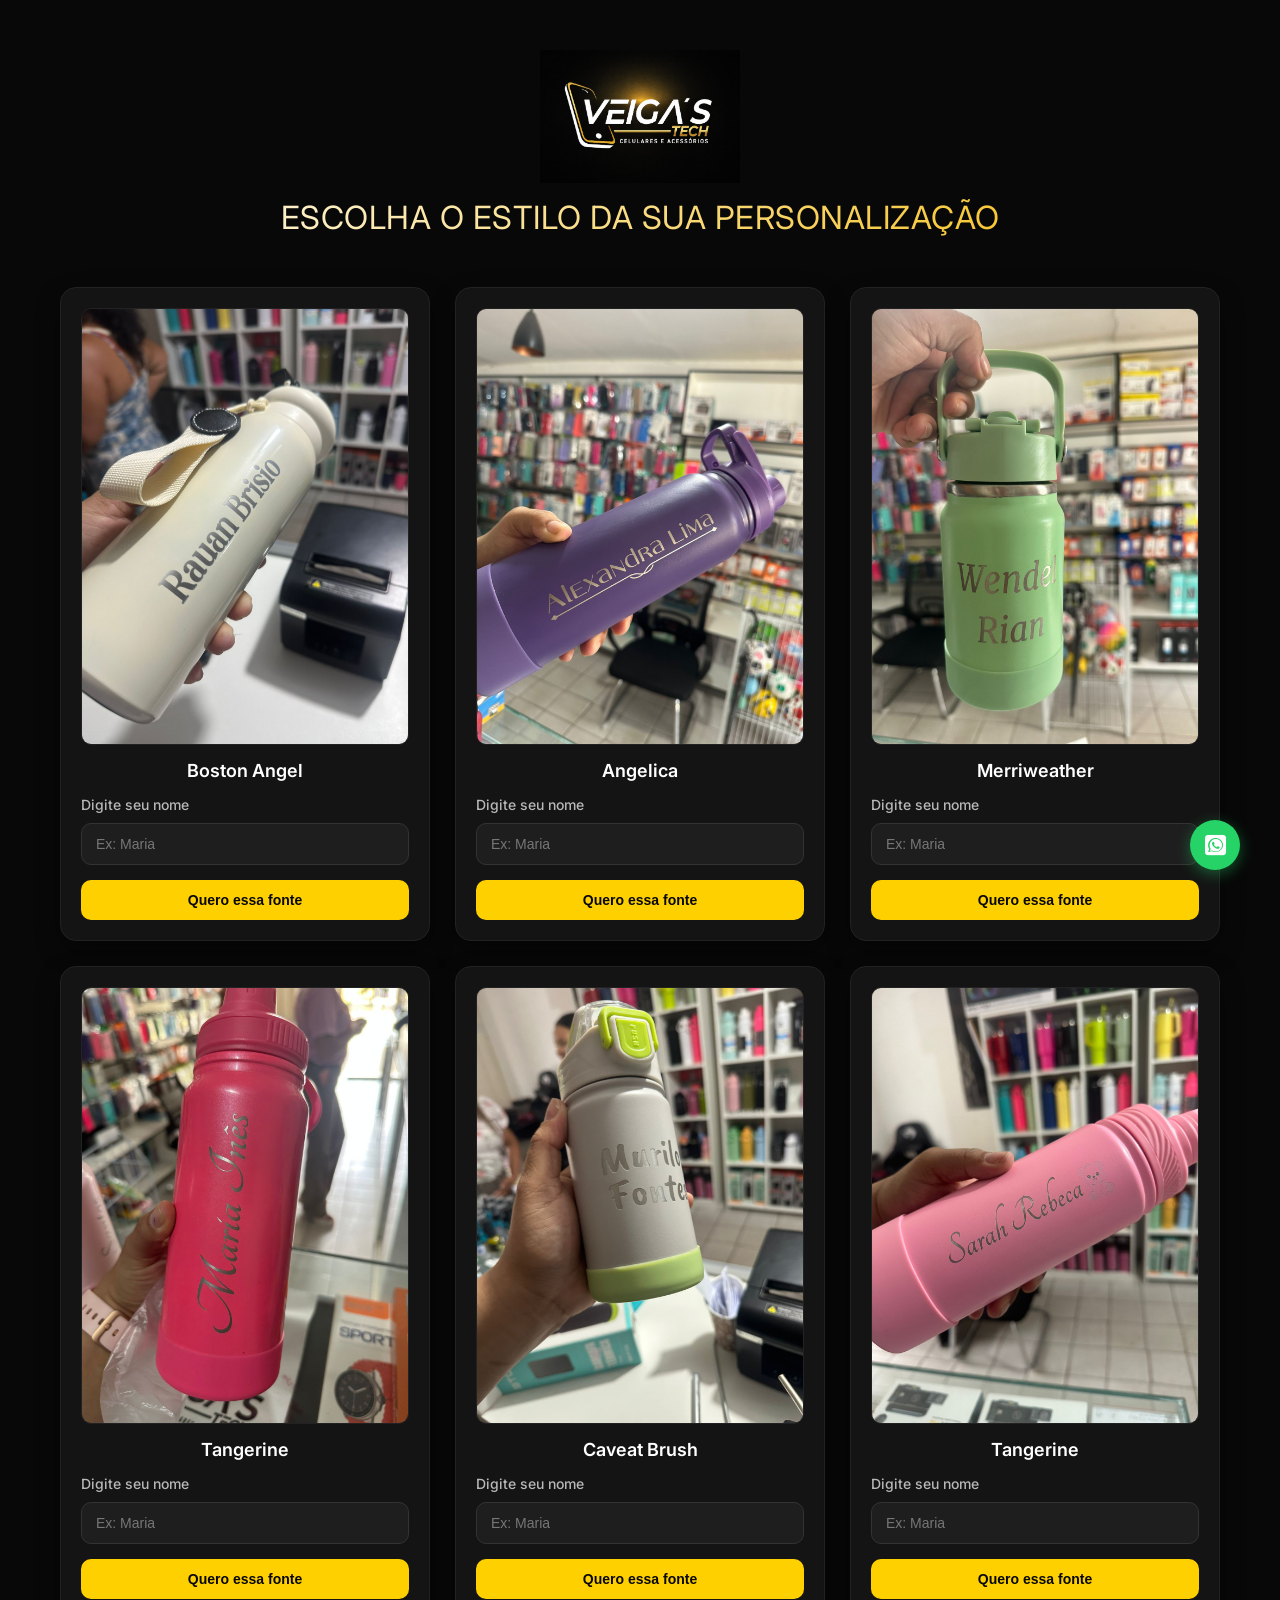
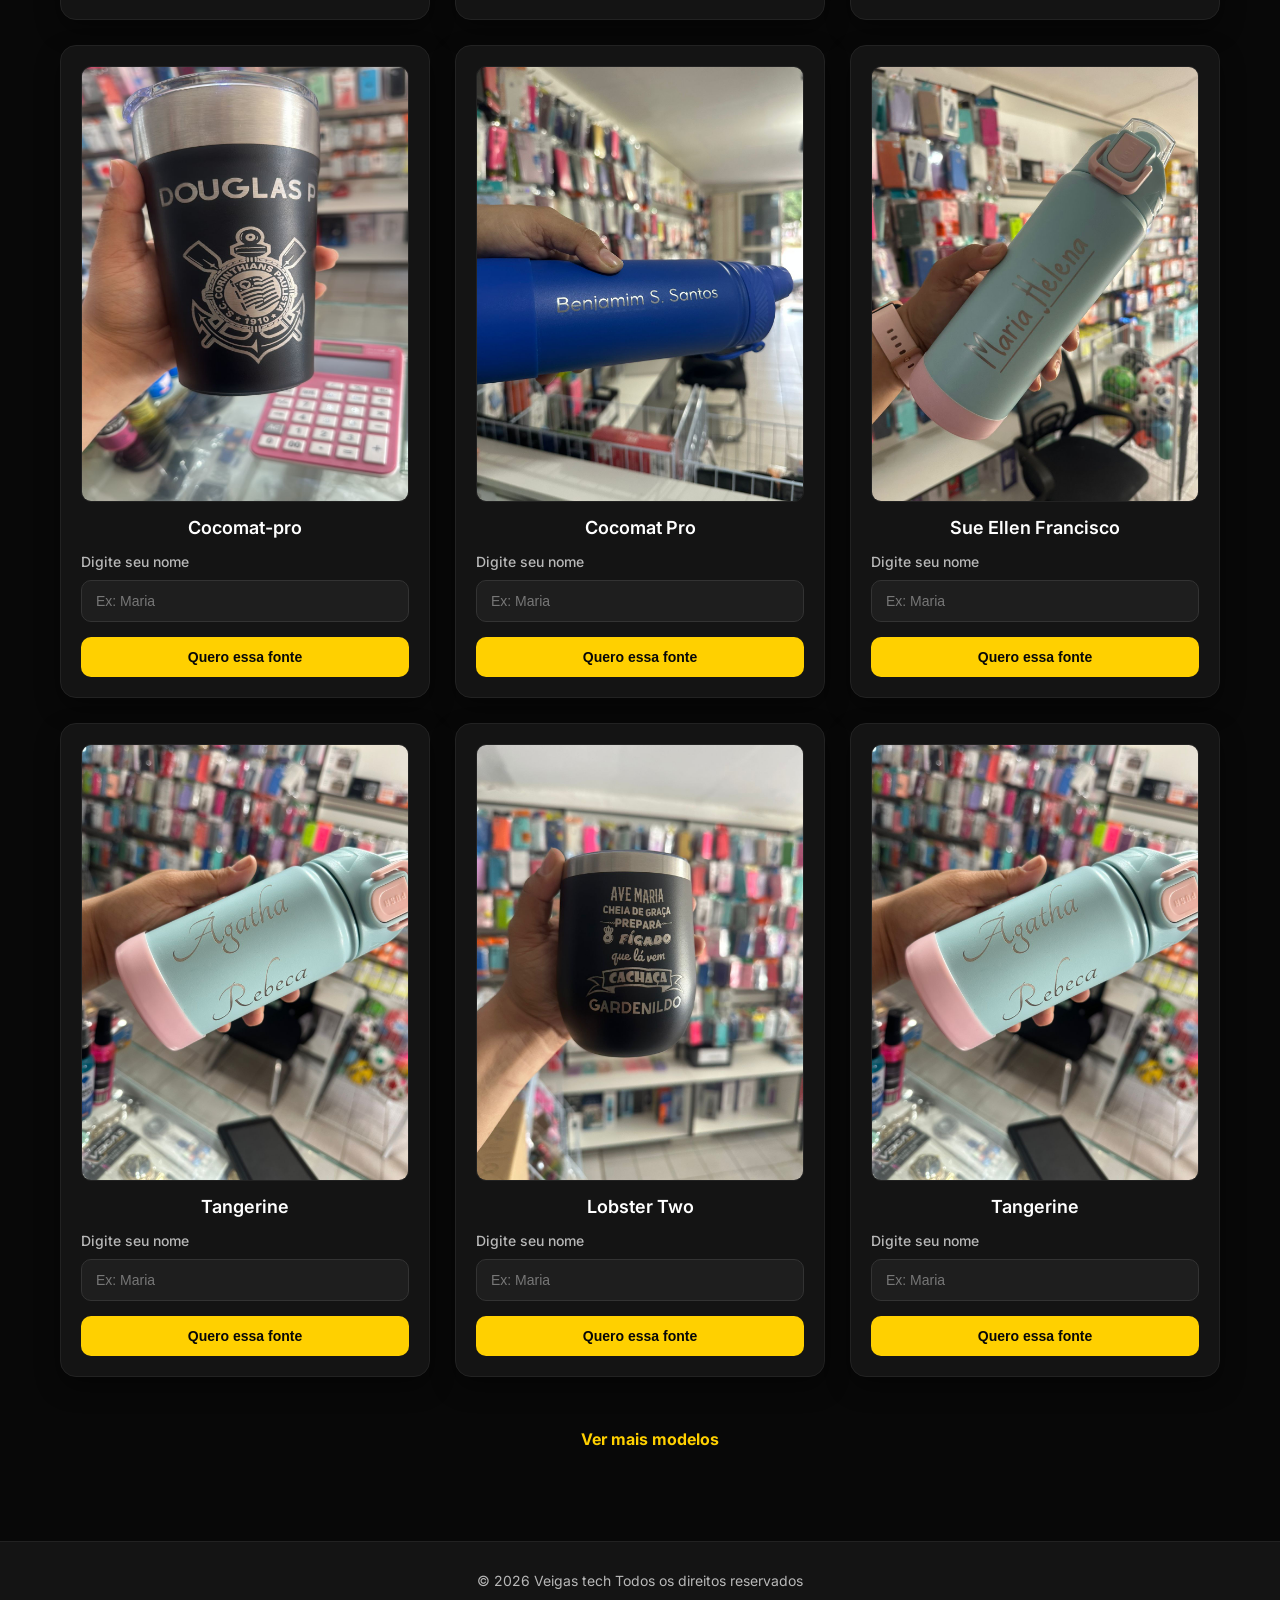
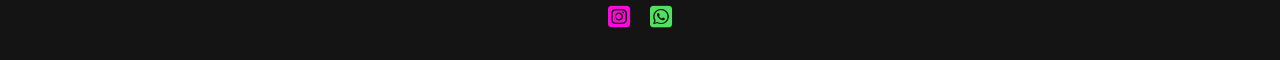
<file: index.html>
<!DOCTYPE html>
<html lang="pt-br">

<head>
    <meta charset="UTF-8">
    <meta name="viewport" content="width=device-width, initial-scale=1.0">
    <title>Garafas personalizadas</title>
    <link rel="stylesheet" href="style.css">
    <link rel="preconnect" href="https://fonts.googleapis.com">
<link rel="preconnect" href="https://fonts.gstatic.com" crossorigin>
<link href="https://fonts.googleapis.com/css2?family=Inter:ital,opsz,wght@0,14..32,100..900;1,14..32,100..900&display=swap" rel="stylesheet">

   <link rel="stylesheet" href="https://cdnjs.cloudflare.com/ajax/libs/font-awesome/6.5.0/css/all.min.css"> 

</head>

<body>

    <header>
    <div class="logo-container">
        <img src="img/veigas.jpeg" alt="Logo Veigas Tech" class="logo">
    </div>
    <h1>Escolha o estilo da sua personalização</h1>
</header>

    <main class="container">
        <article class="card">
            <img src="img/modelo001.jpeg" alt="Exemplo da fonte Boston Angel">
            <h3>Boston Angel</h3>
            <form>
                <label>Digite seu nome</label>
                <input class="fontes" type="text" name="nome" placeholder="Ex: Maria" required>

                <button class="escolher-fonte" type="button">
                    Quero essa fonte
                </button>
            </form>
        </article>

        <article class="card">
            <img src="img/modelo003.jpeg" alt="Exemplo da fonte Angelica">
            <h3>Angelica</h3>
            <form>
                <label>Digite seu nome</label>
                <input class="fontes" type="text" name="nome" placeholder="Ex: Maria" required>

                <button class="escolher-fonte" type="button">
                    Quero essa fonte
                </button>
            </form>
        </article>

        <article class="card">
            <img src="img/modelo004.jpeg" alt="Exemplo da fonte Merriweather">
            <h3>Merriweather</h3>
            <form>
                <label>Digite seu nome</label>
                <input class="fontes" type="text" name="nome" placeholder="Ex: Maria" required>

                <button class="escolher-fonte" type="button">
                    Quero essa fonte
                </button>
            </form>
        </article>

        <article class="card">
            <img src="img/modelo009.jpeg" alt="Exemplo da fonte Tangerine">
            <h3>Tangerine</h3>
            <form>
                <label>Digite seu nome</label>
                <input class="fontes" type="text" name="nome" placeholder="Ex: Maria" required>

                <button class="escolher-fonte" type="button">
                    Quero essa fonte
                </button>
            </form>
        </article>

        <article class="card">
            <img src="img/modelo006.jpeg" alt="Exemplo da fonte Caveat Brush">
            <h3>Caveat Brush</h3>
            <form>
                <label>Digite seu nome</label>
                <input class="fontes" type="text" name="nome" placeholder="Ex: Maria" required>

                <button class="escolher-fonte" type="button">
                    Quero essa fonte
                </button>
            </form>
        </article>

        <article class="card">
            <img src="img/modelo007.jpeg" alt="Exemplo da fonte Tangerine">
            <h3>Tangerine</h3>
            <form>
                <label>Digite seu nome</label>
                <input class="fontes" type="text" name="nome" placeholder="Ex: Maria" required>

                <button class="escolher-fonte" type="button">
                    Quero essa fonte
                </button>
            </form>
        </article>

        <article class="card">
            <img src="img/modelo008.jpeg" alt="Exemplo da fonte Cocomat-pro">
            <h3>Cocomat-pro</h3>
            <form>
                <label>Digite seu nome</label>
                <input class="fontes" type="text" name="nome" placeholder="Ex: Maria" required>

                <button class="escolher-fonte" type="button">
                    Quero essa fonte
                </button>
            </form>
        </article>


        <article class="card">
            <img src="img/modelo011.jpeg" alt="Exemplo da fonte Cocomat Pro">
            <h3>Cocomat Pro</h3>
            <form>
                <label>Digite seu nome</label>
                <input class="fontes" type="text" name="nome" placeholder="Ex: Maria" required>

                <button class="escolher-fonte" type="button">
                    Quero essa fonte
                </button>
            </form>
        </article>

        <article class="card">
            <img src="img/modelo013.jpeg" alt="Exemplo da fonte Sue Ellen Francisco">
            <h3>Sue Ellen Francisco</h3>
            <form>
                <label>Digite seu nome</label>
                <input class="fontes" type="text" name="nome" placeholder="Ex: Maria" required>

                <button class="escolher-fonte" type="button">
                    Quero essa fonte
                </button>
            </form>
        </article>

<article class="card">
            <img src="img/modelo010.jpeg" alt="Exemplo da fonte Lobster Two">
            <h3>Tangerine</h3>
            <form>
                <label>Digite seu nome</label>
                <input class="fontes" type="text" name="nome" placeholder="Ex: Maria" required>

                <button class="escolher-fonte" type="button">
                    Quero essa fonte
                </button>
            </form>
        </article>

        <article class="card">
            <img src="img/modelo012.jpeg" alt="Exemplo da fonte Lobster Two">
            <h3>Lobster Two</h3>
            <form>
                <label>Digite seu nome</label>
                <input class="fontes" type="text" name="nome" placeholder="Ex: Maria" required>

                <button class="escolher-fonte" type="button">
                    Quero essa fonte
                </button>
            </form>
        </article>

        <article class="card">
            <img src="img/modelo010.jpeg" alt="Exemplo da fonte Tangerine">
            <h3>Tangerine</h3>
            <form>
                <label>Digite seu nome</label>
                <input class="fontes" type="text" name="nome" placeholder="Ex: Maria" required>

                <button class="escolher-fonte" type="button">
                    Quero essa fonte
                </button>
                 
            </form>
        </article>

         
<div class="botao-fixo">
    
    <a href="https://wa.me/5589988265400" target="_blank"><i class="fa-brands fa-square-whatsapp"></i></a>
</div>
    </main>
    
  <div class="ver-mais">
            <a href="pagina2.html">Ver mais modelos</a>
        </div>
    <section>
        <div class="resumo">
<ul class="lista">

</ul>
        </div>
        
    </section>
    <footer>
        <p class="copy">© 2026 Veigas tech Todos os direitos reservados</p>
        <div class="redes-sociais">
            <a href="https://instagram.com/veigas.tech" target="_blank"><i class="fa-brands fa-square-instagram"></i></a>
            <a href="https://wa.me/5589988265400" target="_blank"><i class="fa-brands fa-square-whatsapp"></i></a>
        </div>
    </footer>


    <script src="script.js"></script>

</body>

</html>
</file>
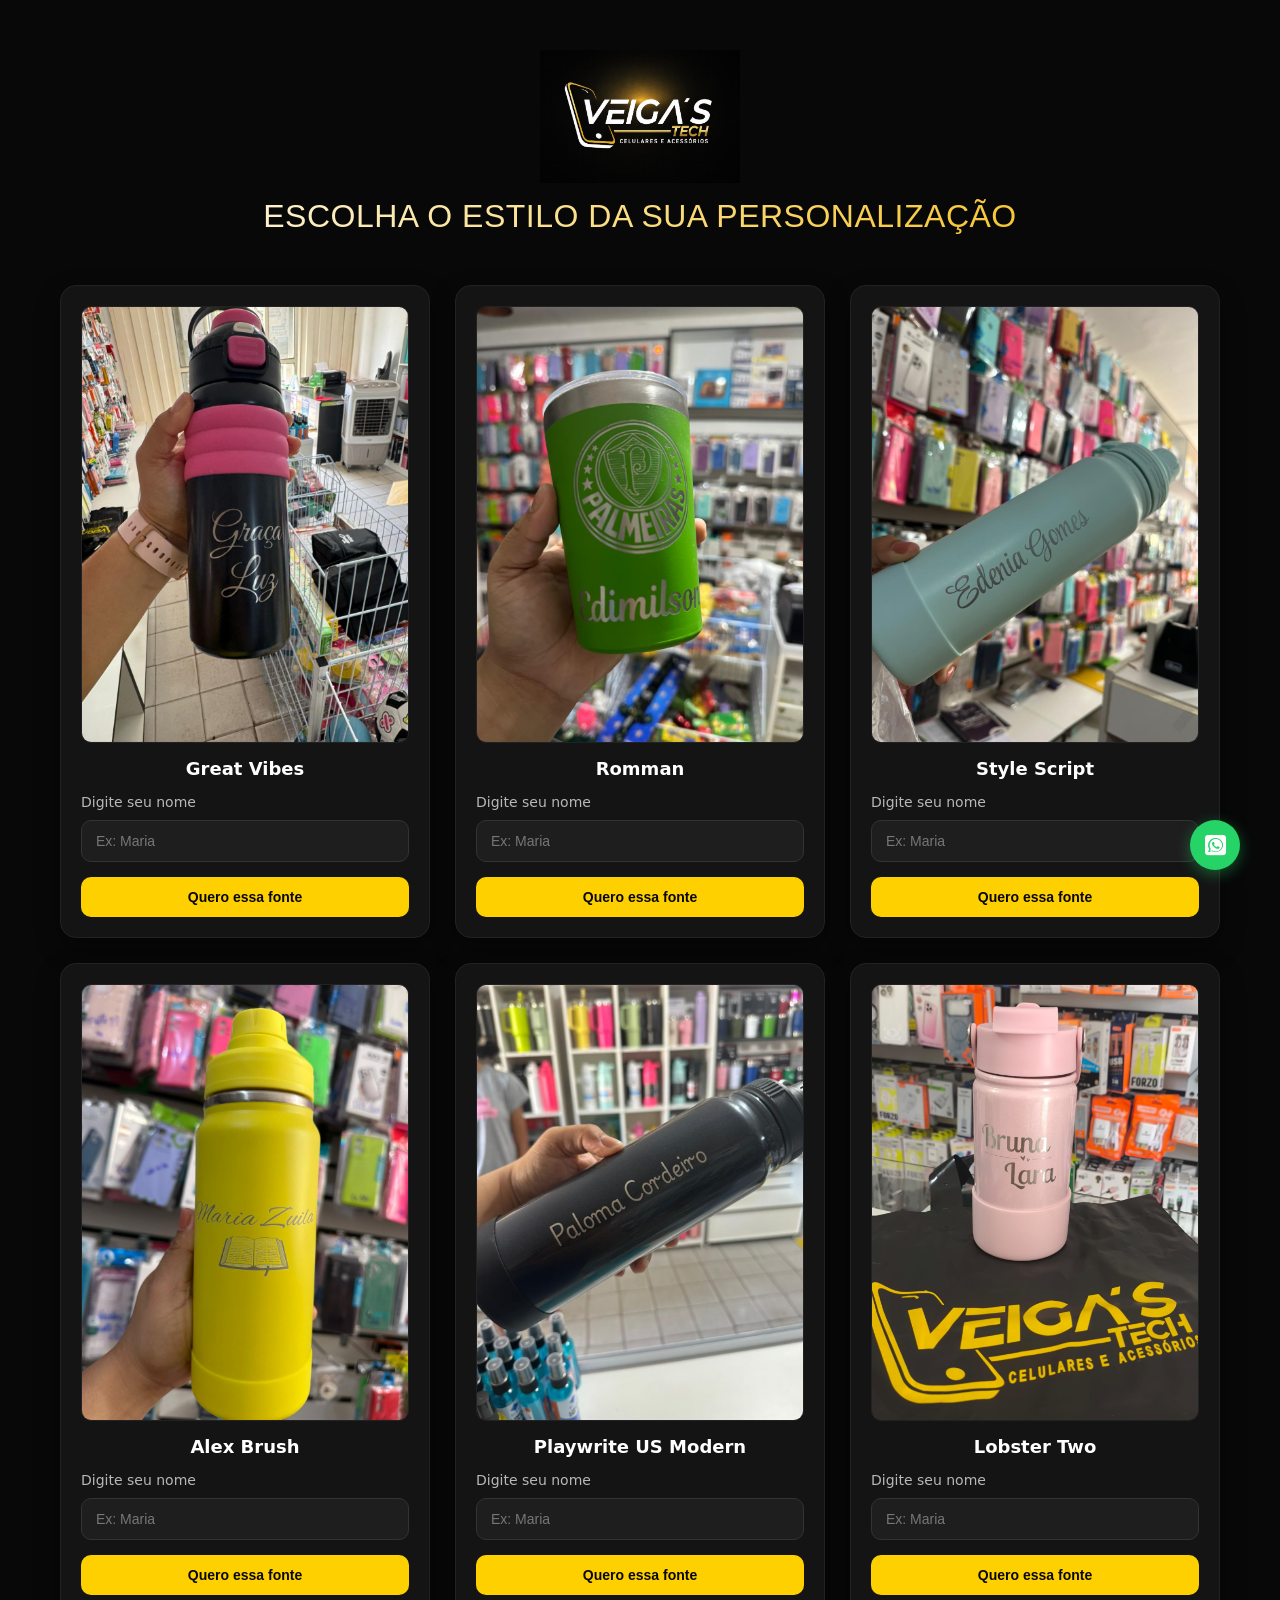
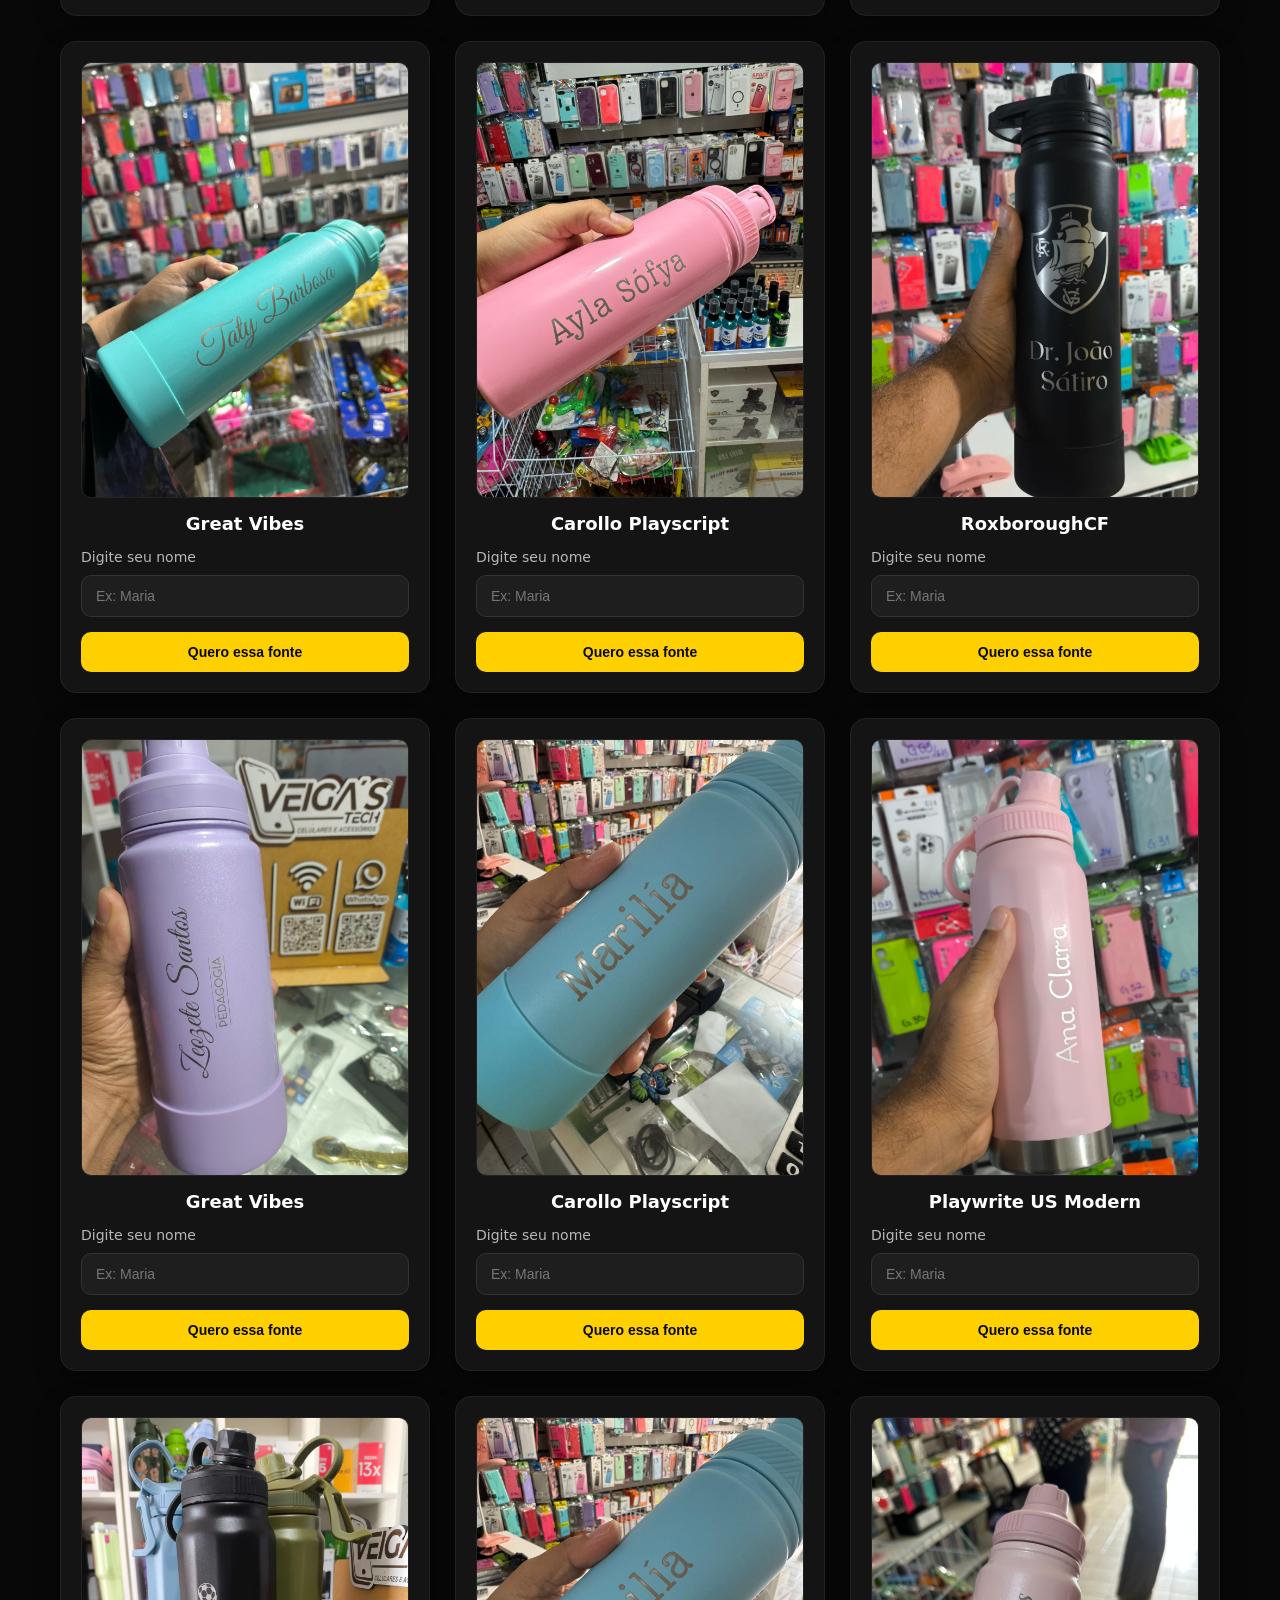
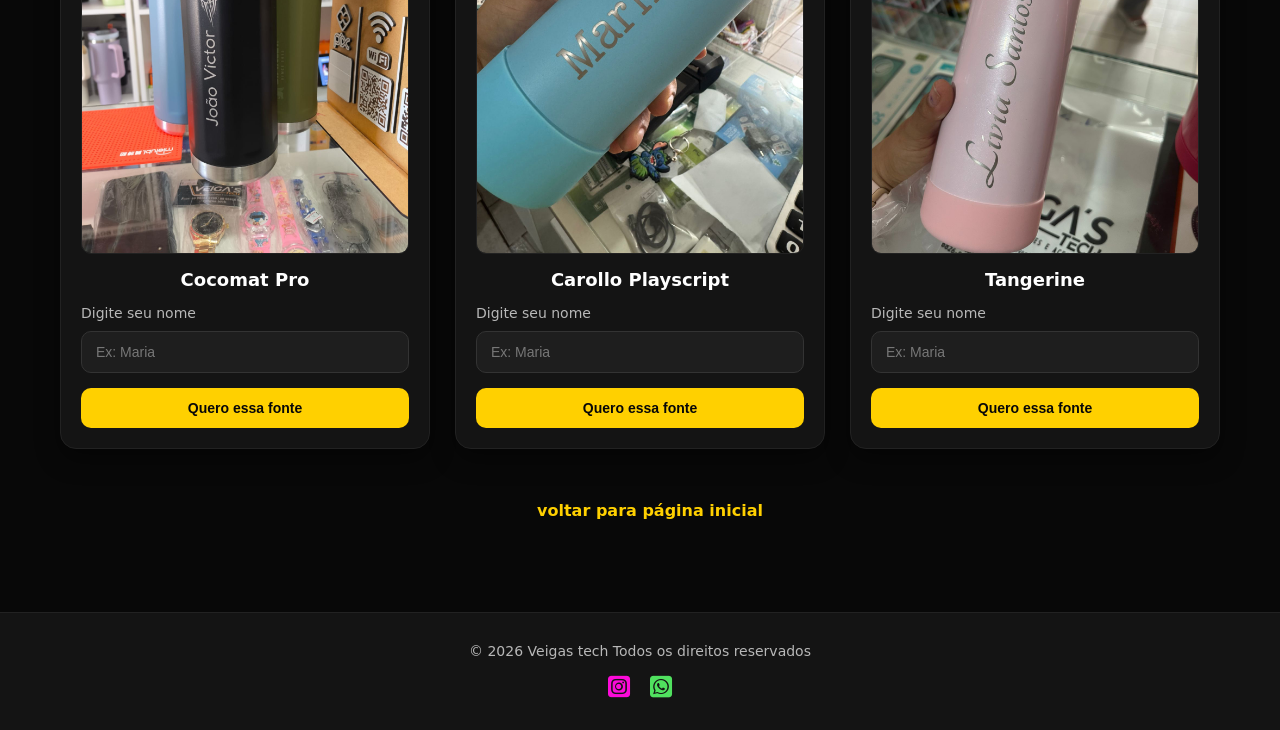
<file: pagina2.html>
<!DOCTYPE html>
<html lang="pt-br">

<head>
    <meta charset="UTF-8">
    <meta name="viewport" content="width=device-width, initial-scale=1.0">
    <title>Garafas personalizadas</title>
    <link rel="stylesheet" href="style.css">
   <link rel="stylesheet" href="https://cdnjs.cloudflare.com/ajax/libs/font-awesome/6.5.0/css/all.min.css"> 

</head>

<body>

   <header>
    <div class="logo-container">
        <img src="img/veigas.jpeg" alt="Logo Veigas Tech" class="logo">
    </div>
    <h1>Escolha o estilo da sua personalização</h1>
</header>


    <main class="container">
        <article class="card">
            <img src="img/segundaPagina01.jpeg" alt="Exemplo da fonte Great Vibes">
            <h3>Great Vibes</h3>
            <form>
                <label>Digite seu nome</label>
                <input class="fontes" type="text" name="nome" placeholder="Ex: Maria" required>

                <button class="escolher-fonte" type="button">
                    Quero essa fonte
                </button>
            </form>
        </article>

        <article class="card">
            <img src="img/segundaPagina02.jpeg" alt="Exemplo da fonte Romman">
            <h3>Romman</h3>
            <form>
                <label>Digite seu nome</label>
                <input class="fontes" type="text" name="nome" placeholder="Ex: Maria" required>

                <button class="escolher-fonte" type="button">
                    Quero essa fonte
                </button>
            </form>
        </article>

        <article class="card">
            <img src="img/segundaPagina03.jpeg" alt="Exemplo da fonte Style Script">
            <h3>Style Script</h3>
            <form>
                <label>Digite seu nome</label>
                <input class="fontes" type="text" name="nome" placeholder="Ex: Maria" required>

                <button class="escolher-fonte" type="button">
                    Quero essa fonte
                </button>
            </form>
        </article>

        <article class="card">
            <img src="img/segundaPagina04.jpeg" alt="Exemplo da fonte Alex Brush">
            <h3>Alex Brush</h3>
            <form>
                <label>Digite seu nome</label>
                <input class="fontes" type="text" name="nome" placeholder="Ex: Maria" required>

                <button class="escolher-fonte" type="button">
                    Quero essa fonte
                </button>
            </form>
        </article>

        <article class="card">
            <img src="img/segundaPagina05.jpeg" alt="Exemplo da fonte Playwrite US Modern">
            <h3>Playwrite US Modern</h3>
            <form>
                <label>Digite seu nome</label>
                <input class="fontes" type="text" name="nome" placeholder="Ex: Maria" required>

                <button class="escolher-fonte" type="button">
                    Quero essa fonte
                </button>
            </form>
        </article>

        <article class="card">
            <img src="img/segundaPagina14.jpeg" alt="Exemplo da fonte Lobster Two">
            <h3>Lobster Two</h3>
            <form>
                <label>Digite seu nome</label>
                <input class="fontes" type="text" name="nome" placeholder="Ex: Maria" required>

                <button class="escolher-fonte" type="button">
                    Quero essa fonte
                </button>
            </form>
        </article>

        <article class="card">
            <img src="img/segundaPagina07.jpeg" alt="Exemplo da fonte Great Vibes">
            <h3>Great Vibes</h3>
            <form>
                <label>Digite seu nome</label>
                <input class="fontes" type="text" name="nome" placeholder="Ex: Maria" required>

                <button class="escolher-fonte" type="button">
                    Quero essa fonte
                </button>
            </form>
        </article>

        <article class="card">
            <img src="img/segundaPagina12.jpeg" alt="Exemplo da fonte Carollo Playscript">
            <h3>Carollo Playscript</h3>
            <form>
                <label>Digite seu nome</label>
                <input class="fontes" type="text" name="nome" placeholder="Ex: Maria" required>

                <button class="escolher-fonte" type="button">
                    Quero essa fonte
                </button>
            </form>
        </article>

        <article class="card">
            <img src="img/segundaPagina13.jpeg" alt="Exemplo da fonte RoxboroughCF">
            <h3>RoxboroughCF</h3>
            <form>
                <label for="cocomat-pro-2">Digite seu nome</label>
                <input class="fontes" type="text"  name="nome" placeholder="Ex: Maria" required>

                <button class="escolher-fonte" type="button">
                    Quero essa fonte
                </button>
            </form>
        </article>

        <article class="card">
            <img src="img/segundaPagina19.jpeg" alt="Exemplo da fonte Great Vibes">
            <h3>Great Vibes</h3>
            <form>
                <label for="sue-ellen-francisco">Digite seu nome</label>
                <input class="fontes" type="text"  name="nome" placeholder="Ex: Maria" required>

                <button class="escolher-fonte" type="button">
                    Quero essa fonte
                </button>
            </form>
        </article>

<article class="card">
            <img src="img/segundaPagina11.jpeg" alt="Exemplo da fonte Carollo Playscript">
            <h3>Carollo Playscript</h3>
            <form>
                <label>Digite seu nome</label>
                <input class="fontes" type="text" name="nome" placeholder="Ex: Maria" required>

                <button class="escolher-fonte" type="button">
                    Quero essa fonte
                </button>
            </form>
        </article>

        

        <article class="card">
            <img src="img/segundaPagina16.jpeg" alt="Exemplo da fonte Playwrite US Modern">
            <h3>Playwrite US Modern</h3>
            <form>
                <label>Digite seu nome</label>
                <input class="fontes" type="text" name="nome" placeholder="Ex: Maria" required>

                <button class="escolher-fonte" type="button">
                    Quero essa fonte
                </button>
                 
            </form>
        </article>
        
        <article class="card">
            <img src="img/segundaPagina18.jpeg" alt="Exemplo da fonte Cocomat Pro">
            <h3>Cocomat Pro</h3>
            <form>
                <label>Digite seu nome</label>
                <input class="fontes" type="text" name="nome" placeholder="Ex: Maria" required>

                <button class="escolher-fonte" type="button">
                    Quero essa fonte
                </button>
                 
            </form>
        </article>
        
        <article class="card">
            <img src="img/segundaPagina11.jpeg" alt="Exemplo da fonte Carollo Playscript">
            <h3>Carollo Playscript</h3>
            <form>
                <label for="carollo-playscript">Digite seu nome</label>
                <input class="fontes" type="text" name="nome" placeholder="Ex: Maria" required>

                <button class="escolher-fonte" type="button">
                    Quero essa fonte
                </button>
                 
            </form>
        </article>
        
        <article class="card">
            <img src="img/segundaPagina09.jpeg" alt="Exemplo da fonte Tangerine">
            <h3>Tangerine</h3>
            <form>
                <label>Digite seu nome</label>
                <input class="fontes" type="text" name="nome" placeholder="Ex: Maria" required>

                <button class="escolher-fonte" type="button">
                    Quero essa fonte
                </button>
                 
            </form>
        </article>
        
        
<div class="botao-fixo">
    
    <a href="https://wa.me/5589988265400" target="_blank"><i class="fa-brands fa-square-whatsapp"></i></a>
</div>

    </main>
  <div class="navegacao">
            <a href="index.html">voltar para página inicial</a>
        </div>

    <section>
        <div class="resumo">
<ul class="lista">

</ul>
        </div>
        
    </section>
    <footer>
        <p class="copy">© 2026 Veigas tech Todos os direitos reservados</p>
        <div class="redes-sociais">
            <a href="https://instagram.com/veigas.tech" target="_blank"><i class="fa-brands fa-square-instagram"></i></a>
            <a href="https://wa.me/5589988265400" target="_blank"><i class="fa-brands fa-square-whatsapp"></i></a>
        </div>
    </footer>


    <script src="script.js"></script>

</body>

</html>
</file>
<file: style.css>
* {
    margin: 0;
    padding: 0;
    box-sizing: border-box;
}

/* Corpo */
body {
     font-family: 'Inter', system-ui, -apple-system, sans-serif;
    background-color: #080808;
    color: #FFFFFF;
    min-height: 100vh;
    display: flex;
    flex-direction: column;
}

/* Estilização da Logo */
.logo-container {
    display: flex;
    justify-content: center;
    margin-bottom: 15px;
}

.logo {
    max-width: 200px; /* Tamanho perfeito para não poluir no celular */
    height: auto;
    object-fit: contain;
    transition: transform 0.3s ease;
}

.logo:hover {
    transform: scale(1.05); /* Efeito suave ao passar o mouse */
}

/* Header */
header {
    text-align: center;
  padding: 50px 20px 30px;
}

header h1 {
        font-family: "Inter", sans-serif;
    font-size: 32px;
    font-weight:400 ;
    text-transform: uppercase;
    letter-spacing: 0.5px;
    
    /* Efeito Linear Gradient no Texto */
    background: linear-gradient(135deg, #FFf 0%, #F5B800 100%);
    -webkit-background-clip: text;
    -webkit-text-fill-color: transparent;
    background-clip: text;
}
/* Container dos cards */
.container {
    width: 100%;
    max-width: 1200px;
    margin: 0 auto;
    padding: 20px;

    display: grid;
    grid-template-columns: repeat(auto-fit, minmax(280px, 1fr));
    gap: 25px;
}

/* Card */
.card {
    background: #141414;
    border-radius: 16px;
    padding: 20px;
    border: 1px solid #222222;
    box-shadow: 0 10px 25px rgba(0, 0, 0, 0.4);
    transition: 0.3s ease;
    display: flex;
    flex-direction: column;
    align-items: center;
}

.card:hover {
    transform: translateY(-6px);
    box-shadow: 0 12px 35px rgba(255, 208, 0, 0.15);
}

/* Imagem */
.card img {
    width: 100%;
    border-radius: 10px;
    margin-bottom: 15px;
    object-fit: cover;
    border: 1px solid #222;
}

/* Título */
.card h3 {
    margin-bottom: 15px;
    font-size: 18px;
    font-weight: 600;
    color: #ffff;
}

/* Form */
form {
    width: 100%;
    display: flex;
    flex-direction: column;
    gap: 10px;
}

/* Label */
form label {
    font-size: 14px;
    font-weight: 500;
    color: #B8B8B8;
}

/* Input */

/* Input */
form input {
    padding: 12px 14px;
    border-radius: 10px;
    border: 1px solid #333333;
    background-color: #1E1E1E;
    color: #FFFFFF;
    outline: none;
    font-size: 14px;
    transition: 0.3s ease;
}

/* Texto de orientação */
form input::placeholder {
    color: #777777;
}

/* Efeito ao selecionar o campo */
form input:focus {
    border-color: #ffd000db;
    box-shadow: 0 0 0 3px rgba(255, 208, 0, 0.2);
}



/* Botão */
form button {
    padding: 12px;
    border-radius: 10px;
    border: none;
    background: #FFD000;
    color: #080808;
    font-weight: 700;
    cursor: pointer;
    font-size: 14px;
    transition: 0.3s ease;
    margin-top: 5px;
}

form button:hover {
    background: #F5B800;
    transform: translateY(-2px);
    box-shadow: 0 4px 12px rgba(245, 184, 0, 0.3);
}

.lista li {
    display: flex;
    align-items: center;
    justify-content: space-between;
    gap: 10px; 
    background: #141414;
    border: 1px solid #222222;
    padding: 10px 15px;
    margin-bottom: 10px;
    border-radius: 8px;
}

.lista li span {
  
    font-size: 14px;
    color: #FFFFFF;
}


/*botao de remover*/
.btn-remover {
    background-color: #ff3333;
    color: #FFFFFF;
    border: none;
    width: 28px;
    height: 28px;
    cursor: pointer;
    border-radius: 50%;
    display: flex;
    align-items: center;
    justify-content: center;
    font-size: 14px;
    font-weight: bold;
    transition: 0.2s;
    transition: 0.2s;
}

.btn-remover:hover {
    background-color: #cc0000;
    transform: scale(1.1);
}



/* Resumo */
section {
    padding: 20px;
}

.resumo {
    max-width: 1200px;
    margin: 0 auto;
}

/* Footer */

  

footer {
    margin-top: auto;
    padding: 30px 20px;
    background: #141414;
    border-top: 1px solid #222222;
    color: #B8B8B8;
    font-size: 14px;
    display: flex;
    flex-direction: column;
    align-items: center;
    gap: 16px;
}

.copy {
    text-align: center;
}

.redes-sociais {
    display: flex;
    gap: 20px;
}

.redes-sociais a {
    text-decoration: none;
}

.fa-square-instagram{
    color: #FC0AD9;
    font-size: 25px;
}

.fa-square-whatsapp{
    color: #50E15F;
    font-size: 25px;
}



/*botao do whatssap fixo*/
.botao-fixo {
    position: fixed;
    bottom: 30px;
    right: 40px;
    z-index: 1000;
}

.botao-fixo a {
    background-color: #25d366;
    padding: 12px;
    width: 50px;
    height: 50px;
    border-radius: 50%;
    display: flex;
    align-items: center;
    justify-content: center;
    text-decoration: none;
    box-shadow: 0 4px 15px rgba(37, 211, 102,0.4);
    transition: transform 0.3s ease;
}

.botao-fixo i {
    color: #ffffff;
    font-size: 24px;
}

/*botoes de ver mais e de voltar*/
.ver-mais, .navegacao  {
    display: flex;
    justify-content: center;
    max-width: 1200px;
    margin: 20px auto 40px;
    padding-left: 20px; 
}


 .ver-mais a, .navegacao a{

    background-color: transparent; /* verde estilo WhatsApp */
    color: #FFD000;
    padding: 12px 25px;
    border-radius: 8px;
    text-decoration: none;
    font-weight: 700;
    transition: 0.3s;
}

.navegacao a:hover .ver-mais a:hover {
    background-color: #FFD000;
    color: #080808;
    transform: translateY(-2px);
    box-shadow: 0 4px 15px rgba(255, 208, 0, 0.2);
}



@media (max-width: 600px) {
    header h1 {
        font-size: 24px;
    }

.logo {
        max-width: 150px; /* Reduz um pouquinho mais no celular para economizar espaço */
    }

    .botao-fixo {
        bottom: 20px;
        right: 20px;
    }

    .botao-fixo a {
        width: 45px;
        height: 45px;
    }

    .botao-fixo i {
        font-size: 24px;
    }
}
</file>
